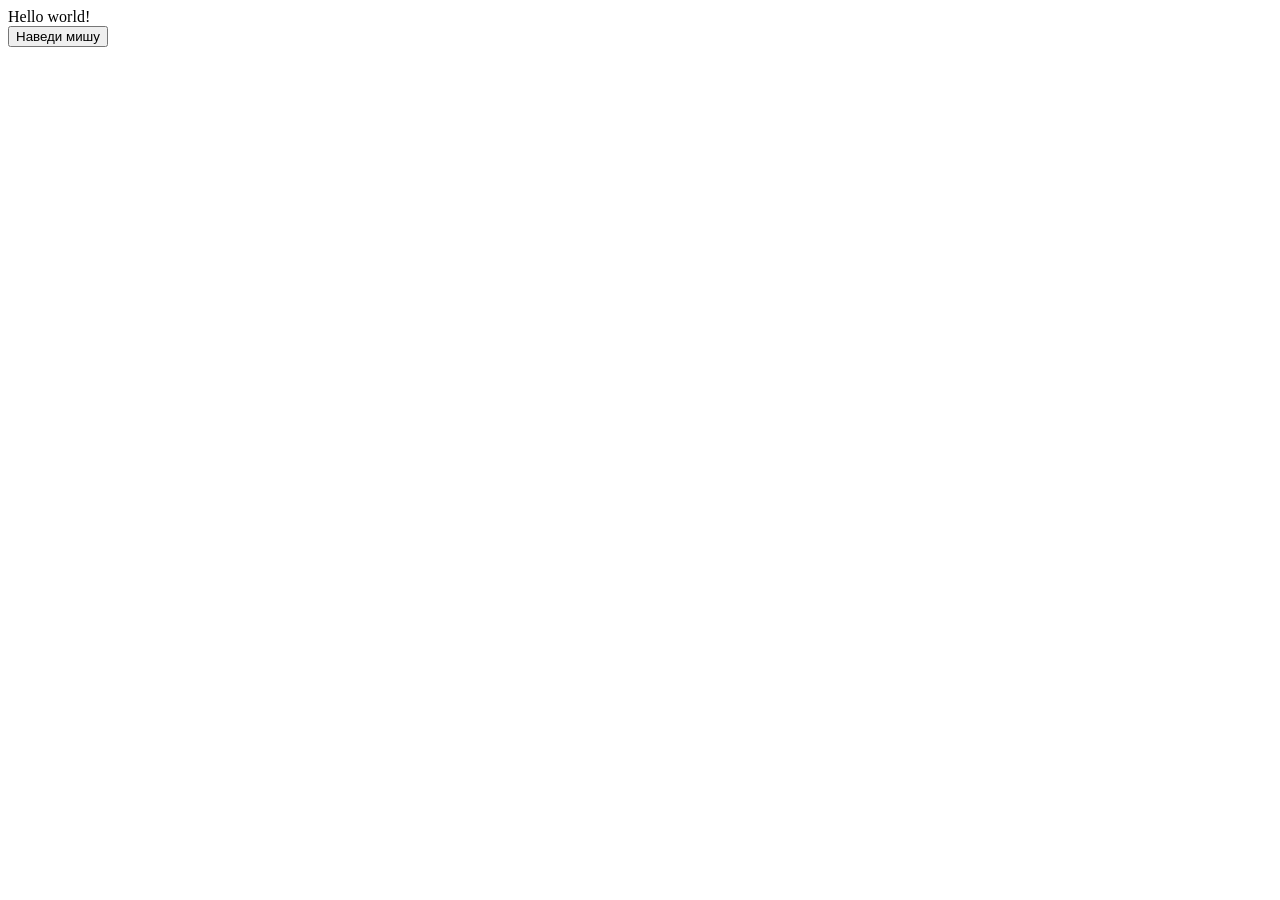
<file: lab1/index.html>
<!DOCTYPE html>
<html lang="uk">
<head>
    <meta charset="UTF-8">
    <title> Lab1</title>
</head>
<body>
<span>Hello world!</span>
<br>
<button>Наведи мишу</button>

<script src="script.js"></script>
</body>
</html>
</file>
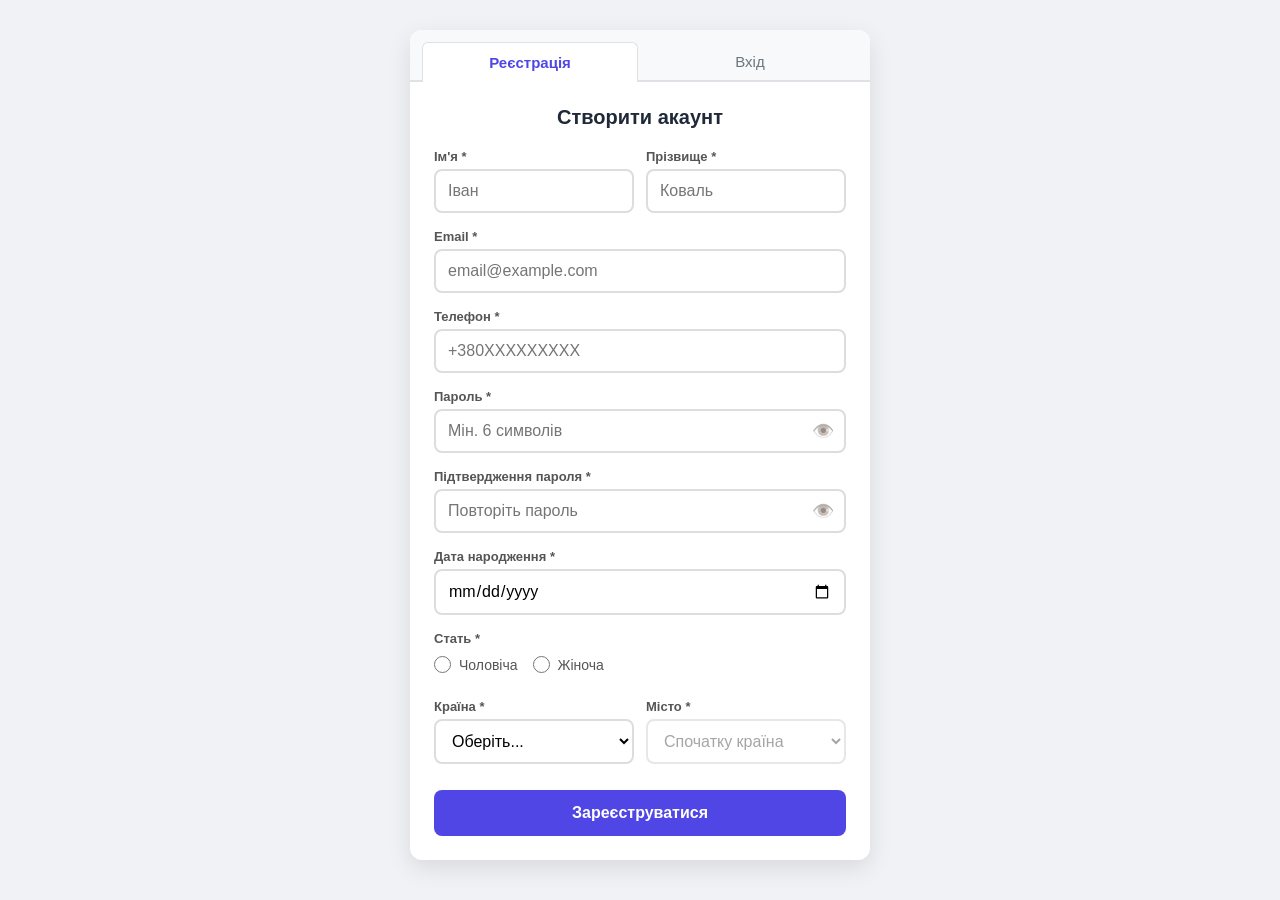
<file: lab9/form.html>
<!DOCTYPE html>
<html lang="uk">
<head>
    <meta charset="UTF-8">
    <meta name="viewport" content="width=device-width, initial-scale=1.0">
    <title>Auth Form</title>
    <link rel="stylesheet" href="style.css">
</head>
<body>

<div class="card">
    <div class="tabs">
        <button class="tab active" data-t="signup">Реєстрація</button>
        <button class="tab" data-t="login">Вхід</button>
    </div>

    <!-- Реєстрація -->
    <div class="form active" id="signup">
        <h2>Створити акаунт</h2>
        <div id="sb" class="banner"></div>
        <form id="sf" novalidate>

            <div class="row">
                <div class="g">
                    <label>Ім'я *</label>
                    <input id="fn" type="text" placeholder="Іван">
                    <span class="msg"></span>
                </div>
                <div class="g">
                    <label>Прізвище *</label>
                    <input id="ln" type="text" placeholder="Коваль">
                    <span class="msg"></span>
                </div>
            </div>

            <div class="g">
                <label>Email *</label>
                <input id="em" type="email" placeholder="email@example.com">
                <span class="msg"></span>
            </div>

            <div class="g">
                <label>Телефон *</label>
                <input id="ph" type="tel" placeholder="+380XXXXXXXXX">
                <span class="msg"></span>
            </div>

            <div class="g">
                <label>Пароль *</label>
                <div class="pw">
                    <input id="pw" type="password" placeholder="Мін. 6 символів">
                    <button type="button" class="eye">👁️</button>
                </div>
                <span class="msg"></span>
            </div>

            <div class="g">
                <label>Підтвердження пароля *</label>
                <div class="pw">
                    <input id="cp" type="password" placeholder="Повторіть пароль">
                    <button type="button" class="eye">👁️</button>
                </div>
                <span class="msg"></span>
            </div>

            <div class="g">
                <label>Дата народження *</label>
                <input id="bd" type="date">
                <span class="msg"></span>
            </div>

            <div class="g" id="sg">
                <label>Стать *</label>
                <div class="rw">
                    <label><input type="radio" name="sex" value="male"> Чоловіча</label>
                    <label><input type="radio" name="sex" value="female"> Жіноча</label>
                </div>
                <span class="msg"></span>
            </div>

            <div class="row">
                <div class="g">
                    <label>Країна *</label>
                    <select id="cn">
                        <option value="">Оберіть...</option>
                        <option value="ukraine">Україна</option>
                        <option value="usa">США</option>
                        <option value="poland">Польща</option>
                        <option value="germany">Німеччина</option>
                        <option value="uk">Велика Британія</option>
                    </select>
                    <span class="msg"></span>
                </div>
                <div class="g">
                    <label>Місто *</label>
                    <select id="ct" disabled>
                        <option value="">Спочатку країна</option>
                    </select>
                    <span class="msg"></span>
                </div>
            </div>

            <button type="submit" class="btn">Зареєструватися</button>
        </form>
    </div>

    <!-- Авторизація -->
    <div class="form" id="login">
        <h2>Вхід в акаунт</h2>
        <div id="lb" class="banner"></div>
        <form id="lf" novalidate>

            <div class="g">
                <label>Логін *</label>
                <input id="lu" type="text" placeholder="Ваш логін">
                <span class="msg"></span>
            </div>

            <div class="g">
                <label>Пароль *</label>
                <div class="pw">
                    <input id="lp" type="password" placeholder="Ваш пароль">
                    <button type="button" class="eye">👁️</button>
                </div>
                <span class="msg"></span>
            </div>

            <label class="cb">
                <input type="checkbox" id="rm"> Запам'ятати мене
            </label>

            <button type="submit" class="btn">Увійти</button>
        </form>
    </div>
</div>

<script src="script.js"></script>
</body>
</html>
</file>
<file: lab9/style.css>
/* 1. Скидання та база */
* {
    box-sizing: border-box;
    margin: 0;
    padding: 0;
    font-family: 'Segoe UI', Tahoma, sans-serif;
}

body {
    background: #f0f2f5;
    display: flex;
    justify-content: center;
    align-items: flex-start;
    padding: 30px 16px;
    min-height: 100vh;
}

/* 2. Картка та Таби */
.card {
    background: #fff;
    width: 100%;
    max-width: 460px;
    border-radius: 12px;
    box-shadow: 0 8px 24px rgba(0, 0, 0, 0.1);
    overflow: hidden;
}

.tabs {
    display: flex;
    border-bottom: 2px solid #dee2e6;
    background: #f8f9fa;
    padding: 12px 12px 0;
    gap: 4px;
}

.tab {
    flex: 1;
    padding: 10px 16px;
    border: 1px solid transparent;
    border-bottom: none;
    border-radius: 6px 6px 0 0;
    background: none;
    font-size: 15px;
    font-weight: 500;
    color: #6c757d;
    cursor: pointer;
    transition: all 0.2s;
}

.tab.active {
    color: #4f46e5;
    font-weight: 700;
    background: #fff;
    border-color: #dee2e6 #dee2e6 #fff;
    margin-bottom: -2px;
}

/* 3. Форми та Елементи */
.form {
    display: none;
    padding: 24px;
}

.form.active {
    display: block;
}

h2 {
    text-align: center;
    font-size: 20px;
    color: #1f2937;
    margin-bottom: 20px;
}

.g {
    margin-bottom: 16px;
    position: relative;
}

.g label {
    display: block;
    font-size: 13px;
    font-weight: 600;
    color: #555;
    margin-bottom: 5px;
}

/* Основний стиль інпутів */
.g input:not([type="radio"]):not([type="checkbox"]),
.g select {
    width: 100%;
    padding: 11px 12px;
    border: 2px solid #ddd;
    border-radius: 8px;
    font-size: 16px; /* Для запобігання зуму на мобільних */
    outline: none;
    transition: all 0.2s;
    background-color: #fff;
}

/* Пріоритетний фокус */
.g input:focus, .g select:focus {
    border-color: #4f46e5 !important;
    box-shadow: 0 0 0 3px rgba(79, 70, 229, 0.1);
}

/* 4. ВАЖЛИВО: Стани валідації (Stroke) */
.g.ok input:not([type="radio"]), .g.ok select {
    border-color: #16a34a !important;
}

.g.err input:not([type="radio"]), .g.err select {
    border-color: #dc2626 !important;
}

/* Підсвічування радіо-групи при помилці */
.g.err .rw {
    outline: 2px solid #dc2626;
    border-radius: 8px;
    padding: 8px;
}

/* 5. Повідомлення */
.msg {
    font-size: 12px;
    min-height: 18px;
    margin-top: 4px;
    font-weight: 500;
}

.g.ok .msg { color: #16a34a; }
.g.err .msg { color: #dc2626; }

/* 6. Пароль та іконка */
.pw {
    position: relative;
    width: 100%;
}

.pw input {
    padding-right: 45px !important;
}

.eye {
    position: absolute;
    right: 12px;
    top: 50%;
    transform: translateY(-50%);
    cursor: pointer;
    background: none;
    border: none;
    font-size: 18px;
    opacity: 0.5;
    z-index: 2;
}

/* 7. Допоміжні класи (Grid, Radio, Checkbox) */
.row {
    display: grid;
    grid-template-columns: 1fr 1fr;
    gap: 12px;
}

.rw {
    display: flex;
    gap: 15px;
    align-items: center;
    padding: 5px 0;
}

.rw label, .cb {
    display: flex;
    align-items: center;
    gap: 8px;
    font-size: 14px;
    font-weight: 400;
    cursor: pointer;
}

input[type="radio"], input[type="checkbox"] {
    width: 17px;
    height: 17px;
    accent-color: #4f46e5;
}

/* 8. Кнопка та Банер */
.btn {
    width: 100%;
    padding: 14px;
    background: #4f46e5;
    color: #fff;
    border: none;
    border-radius: 8px;
    font-size: 16px;
    font-weight: 600;
    cursor: pointer;
    margin-top: 10px;
}

.btn:hover { background: #4338ca; }

.banner {
    display: none;
    background: #f0fdf4;
    border: 1.5px solid #86efac;
    border-radius: 8px;
    padding: 12px;
    text-align: center;
    color: #16a34a;
    margin-bottom: 16px;
    animation: fadeIn 0.3s ease;
}

@keyframes fadeIn {
    from { opacity: 0; transform: translateY(-10px); }
    to { opacity: 1; transform: translateY(0); }
}

.banner.show { display: block; }

/* 9. Анти-автозаповнення (фікс блакитного фону) */
input:-webkit-autofill {
    -webkit-box-shadow: 0 0 0px 1000px white inset !important;
}

/* 10. АДАПТИВНІСТЬ */
@media (max-width: 600px) {
    body { padding: 10px; }
    .card { max-width: 100%; border-radius: 10px; }
    .form { padding: 20px 15px; }
}

@media (max-width: 480px) {
    .row { grid-template-columns: 1fr; gap: 0; }
    .tab { font-size: 14px; padding: 10px 5px; }
    .btn { padding: 15px; }
}
</file>
